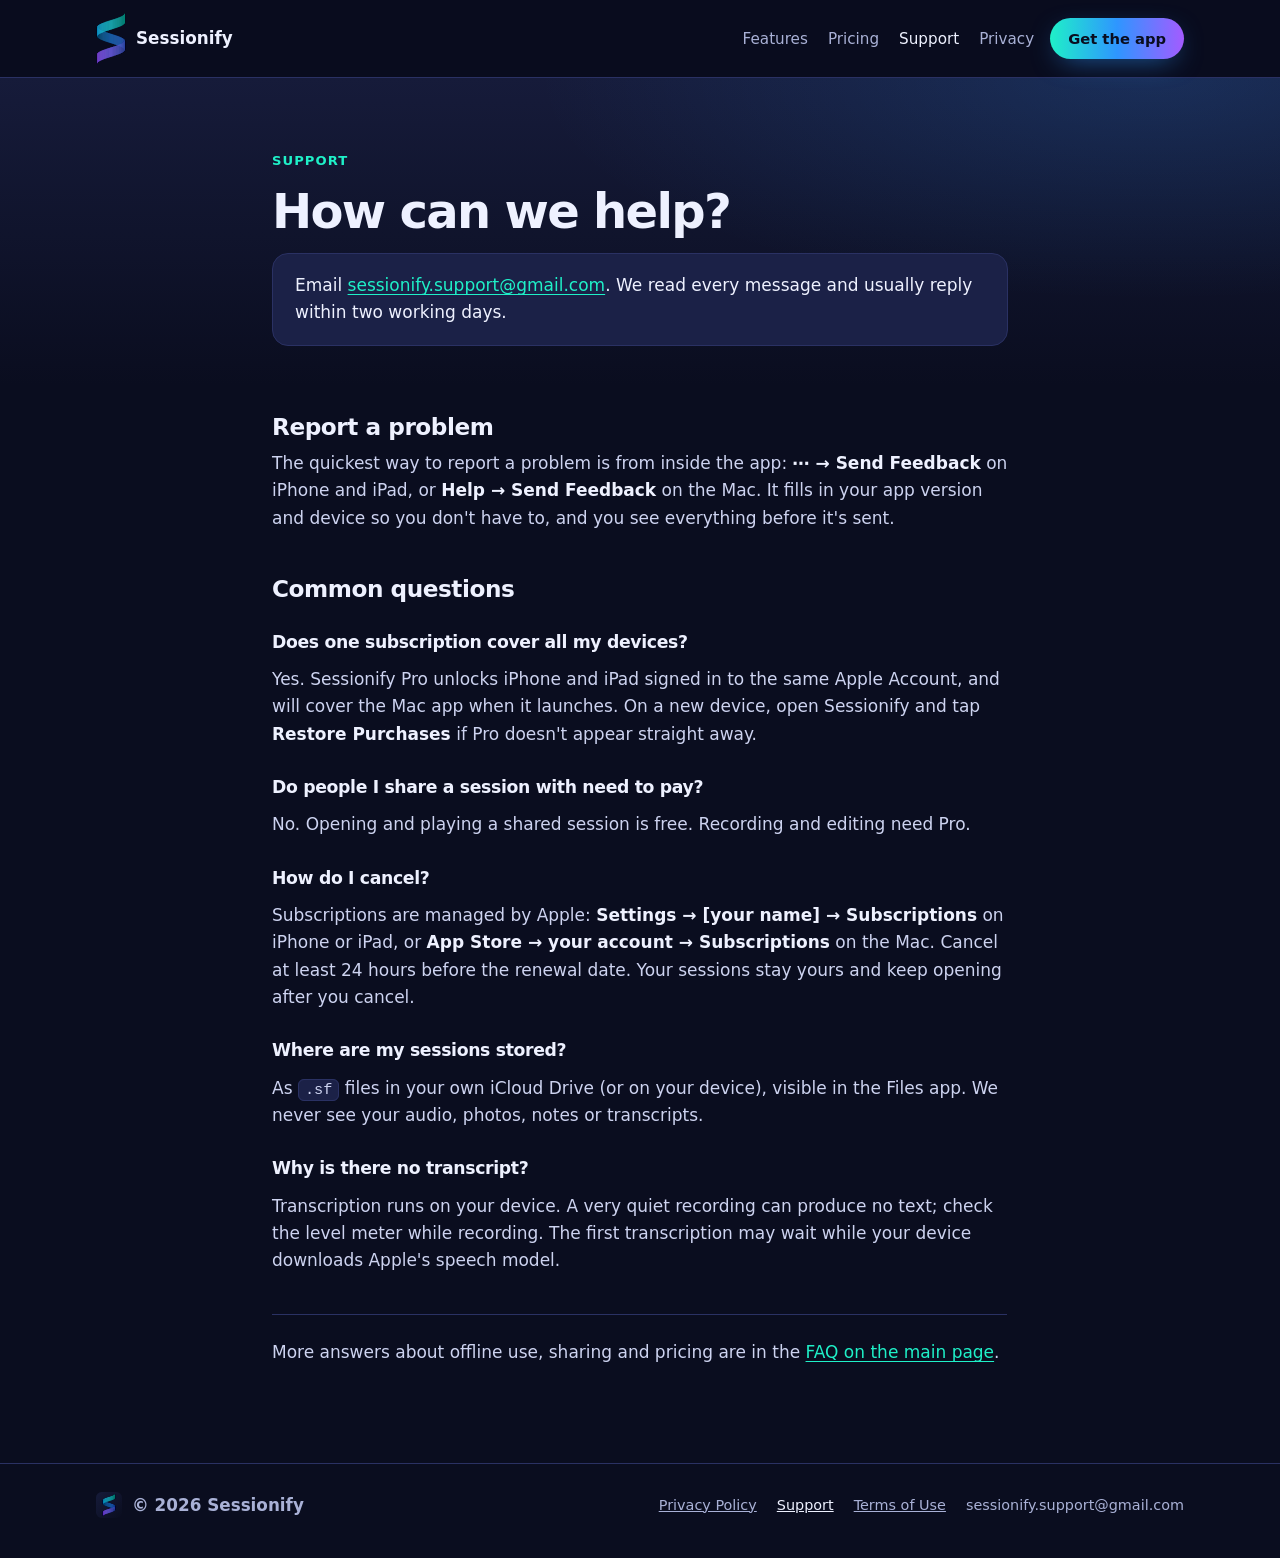
<file: index.html>
<!doctype html>
<html lang="en">
<head>
<meta charset="utf-8">
<meta name="viewport" content="width=device-width,initial-scale=1,viewport-fit=cover">
<title>Sessionify Support</title>
<meta name="description" content="Get help with Sessionify, the offline recorder for in-person meetings: contact, subscriptions, sharing and storage.">
<meta name="theme-color" content="#0A0D1F">
<link rel="canonical" href="https://sessionify-app.github.io/landing/support/">
<meta name="apple-itunes-app" content="app-id=6821321012">
<link rel="icon" href="assets/logo/sessionify-mark.svg" type="image/svg+xml">
<link rel="alternate icon" href="assets/logo/sessionify-mark.png" type="image/png">
<link rel="apple-touch-icon" href="assets/app-icon/icon-ios-1024.png">
<link rel="stylesheet" href="style.css?v=2">
</head>
<body>

<header class="top">
  <div class="wrap nav">
    <a class="brand" href="https://sessionify-app.github.io/landing/">
      <img src="assets/logo/sessionify-mark.svg" alt="" width="30" height="30">
      <span>Sessionify</span>
    </a>
    <nav aria-label="Site">
      <a href="https://sessionify-app.github.io/landing/#features">Features</a>
      <a href="https://sessionify-app.github.io/landing/#pricing">Pricing</a>
      <a href="index.html" aria-current="page">Support</a>
      <a href="privacy.html">Privacy</a>
    </nav>
    <a class="btn btn-sm" href="https://apps.apple.com/us/app/sessionify/id6821321012" rel="noopener">Get the app</a>
  </div>
</header>

<main>
  <section class="page-hero">
    <div class="wrap doc-wrap">
      <p class="eyebrow">Support</p>
      <h1>How can we help?</h1>
      <div class="card contact">
        <p>Email <a href="mailto:sessionify.support@gmail.com">sessionify.support@gmail.com</a>. We read every message and usually reply within two working days.</p>
      </div>
    </div>
  </section>

  <section class="doc-section">
    <div class="wrap doc-wrap doc">
      <h2>Report a problem</h2>
      <p>The quickest way to report a problem is from inside the app: <strong>⋯ → Send Feedback</strong> on iPhone and iPad, or <strong>Help → Send Feedback</strong> on the Mac. It fills in your app version and device so you don't have to, and you see everything before it's sent.</p>

      <h2>Common questions</h2>
      <h3>Does one subscription cover all my devices?</h3>
      <p>Yes. Sessionify Pro unlocks iPhone and iPad signed in to the same Apple Account, and will cover the Mac app when it launches. On a new device, open Sessionify and tap <strong>Restore Purchases</strong> if Pro doesn't appear straight away.</p>
      <h3>Do people I share a session with need to pay?</h3>
      <p>No. Opening and playing a shared session is free. Recording and editing need Pro.</p>
      <h3>How do I cancel?</h3>
      <p>Subscriptions are managed by Apple: <strong>Settings → [your name] → Subscriptions</strong> on iPhone or iPad, or <strong>App Store → your account → Subscriptions</strong> on the Mac. Cancel at least 24 hours before the renewal date. Your sessions stay yours and keep opening after you cancel.</p>
      <h3>Where are my sessions stored?</h3>
      <p>As <code>.sf</code> files in your own iCloud Drive (or on your device), visible in the Files app. We never see your audio, photos, notes or transcripts.</p>
      <h3>Why is there no transcript?</h3>
      <p>Transcription runs on your device. A very quiet recording can produce no text; check the level meter while recording. The first transcription may wait while your device downloads Apple's speech model.</p>

      <p class="doc-more">More answers about offline use, sharing and pricing are in the <a href="https://sessionify-app.github.io/landing/#faq">FAQ on the main page</a>.</p>
    </div>
  </section>
</main>

<footer class="foot">
  <div class="wrap foot-row">
    <a class="brand" href="https://sessionify-app.github.io/landing/">
      <img src="assets/logo/sessionify-icon.svg" alt="" width="26" height="26">
      <span>© 2026 Sessionify</span>
    </a>
    <nav aria-label="Footer">
      <a href="privacy.html">Privacy Policy</a>
      <a href="index.html" aria-current="page">Support</a>
      <a href="https://www.apple.com/legal/internet-services/itunes/dev/stdeula/">Terms of Use</a>
      <span class="mail">sessionify.support@gmail.com</span>
    </nav>
  </div>
</footer>

</body>
</html>
</file>
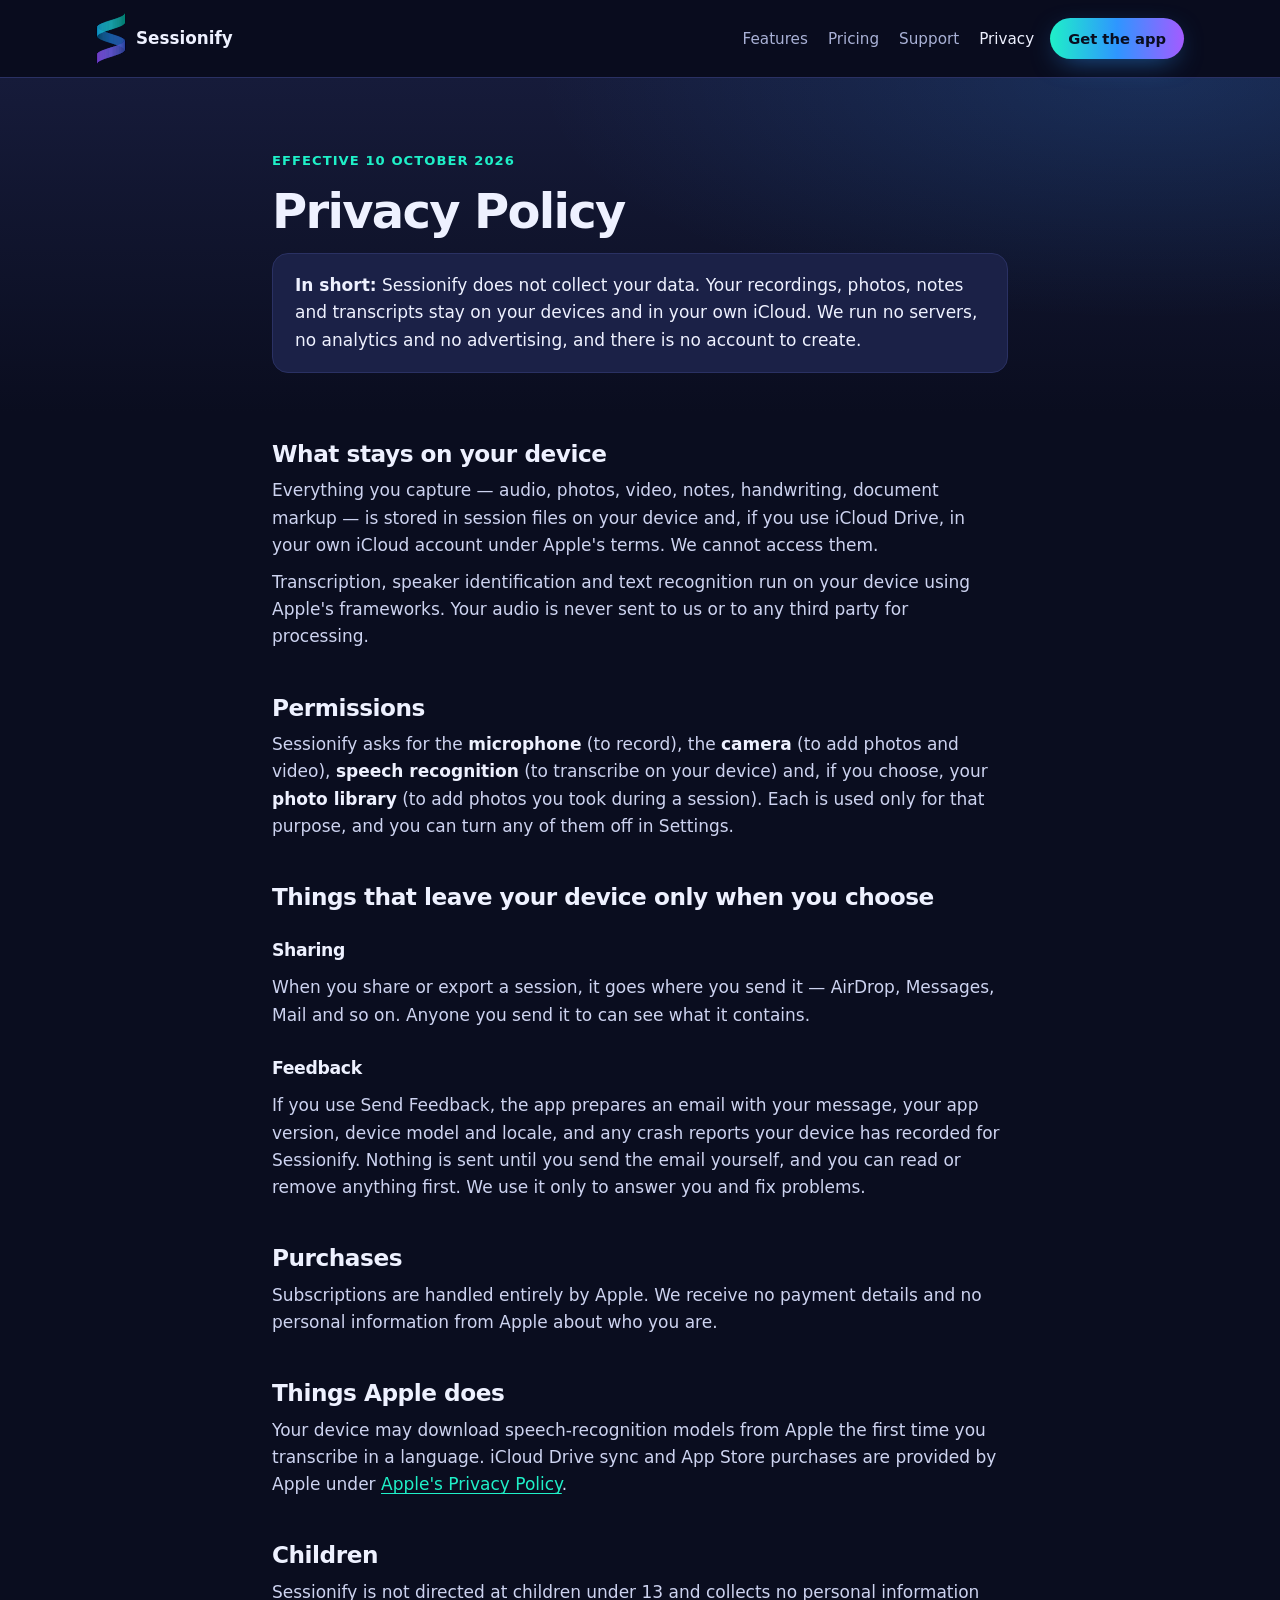
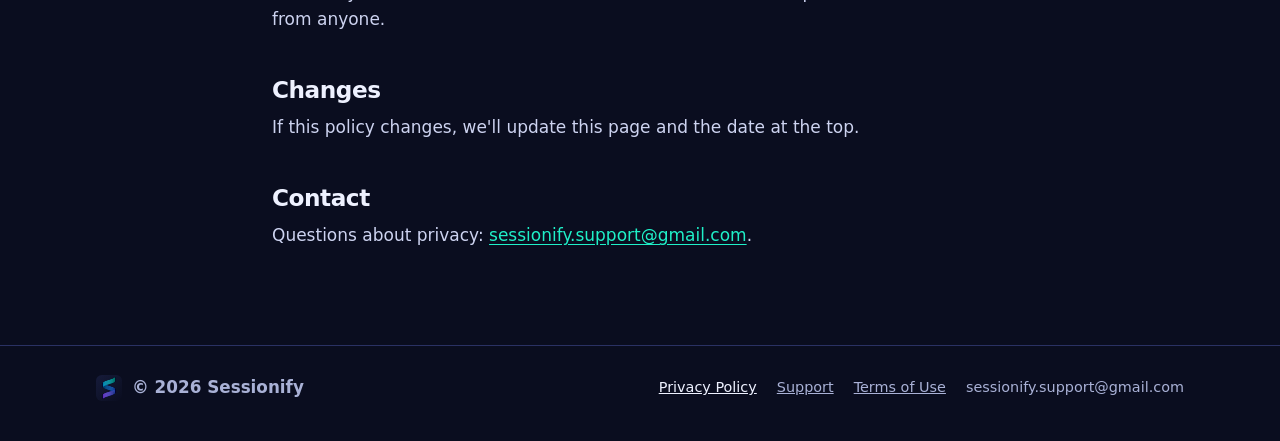
<file: privacy.html>
<!doctype html>
<html lang="en">
<head>
<meta charset="utf-8">
<meta name="viewport" content="width=device-width,initial-scale=1,viewport-fit=cover">
<title>Sessionify Privacy Policy</title>
<meta name="description" content="Sessionify privacy policy. Your recordings, photos, notes and transcripts stay on your devices and in your own iCloud.">
<meta name="theme-color" content="#0A0D1F">
<link rel="canonical" href="https://sessionify-app.github.io/landing/privacy.html">
<link rel="icon" href="assets/logo/sessionify-mark.svg" type="image/svg+xml">
<link rel="alternate icon" href="assets/logo/sessionify-mark.png" type="image/png">
<link rel="apple-touch-icon" href="assets/app-icon/icon-ios-1024.png">
<link rel="stylesheet" href="style.css?v=2">
</head>
<body>

<header class="top">
  <div class="wrap nav">
    <a class="brand" href="https://sessionify-app.github.io/landing/">
      <img src="assets/logo/sessionify-mark.svg" alt="" width="30" height="30">
      <span>Sessionify</span>
    </a>
    <nav aria-label="Site">
      <a href="https://sessionify-app.github.io/landing/#features">Features</a>
      <a href="https://sessionify-app.github.io/landing/#pricing">Pricing</a>
      <a href="index.html">Support</a>
      <a href="privacy.html" aria-current="page">Privacy</a>
    </nav>
    <a class="btn btn-sm" href="https://apps.apple.com/us/app/sessionify/id6821321012" rel="noopener">Get the app</a>
  </div>
</header>

<main>
  <section class="page-hero">
    <div class="wrap doc-wrap">
      <p class="eyebrow">Effective 10 October 2026</p>
      <h1>Privacy Policy</h1>
      <div class="card">
        <p><strong>In short:</strong> Sessionify does not collect your data. Your recordings, photos, notes and transcripts stay on your devices and in your own iCloud. We run no servers, no analytics and no advertising, and there is no account to create.</p>
      </div>
    </div>
  </section>

  <section class="doc-section">
    <div class="wrap doc-wrap doc">
      <h2>What stays on your device</h2>
      <p>Everything you capture — audio, photos, video, notes, handwriting, document markup — is stored in session files on your device and, if you use iCloud Drive, in your own iCloud account under Apple's terms. We cannot access them.</p>
      <p>Transcription, speaker identification and text recognition run on your device using Apple's frameworks. Your audio is never sent to us or to any third party for processing.</p>

      <h2>Permissions</h2>
      <p>Sessionify asks for the <strong>microphone</strong> (to record), the <strong>camera</strong> (to add photos and video), <strong>speech recognition</strong> (to transcribe on your device) and, if you choose, your <strong>photo library</strong> (to add photos you took during a session). Each is used only for that purpose, and you can turn any of them off in Settings.</p>

      <h2>Things that leave your device only when you choose</h2>
      <h3>Sharing</h3>
      <p>When you share or export a session, it goes where you send it — AirDrop, Messages, Mail and so on. Anyone you send it to can see what it contains.</p>
      <h3>Feedback</h3>
      <p>If you use Send Feedback, the app prepares an email with your message, your app version, device model and locale, and any crash reports your device has recorded for Sessionify. Nothing is sent until you send the email yourself, and you can read or remove anything first. We use it only to answer you and fix problems.</p>

      <h2>Purchases</h2>
      <p>Subscriptions are handled entirely by Apple. We receive no payment details and no personal information from Apple about who you are.</p>

      <h2>Things Apple does</h2>
      <p>Your device may download speech-recognition models from Apple the first time you transcribe in a language. iCloud Drive sync and App Store purchases are provided by Apple under <a href="https://www.apple.com/legal/privacy/">Apple's Privacy Policy</a>.</p>

      <h2>Children</h2>
      <p>Sessionify is not directed at children under 13 and collects no personal information from anyone.</p>

      <h2>Changes</h2>
      <p>If this policy changes, we'll update this page and the date at the top.</p>

      <h2>Contact</h2>
      <p>Questions about privacy: <a href="mailto:sessionify.support@gmail.com">sessionify.support@gmail.com</a>.</p>
    </div>
  </section>
</main>

<footer class="foot">
  <div class="wrap foot-row">
    <a class="brand" href="https://sessionify-app.github.io/landing/">
      <img src="assets/logo/sessionify-icon.svg" alt="" width="26" height="26">
      <span>© 2026 Sessionify</span>
    </a>
    <nav aria-label="Footer">
      <a href="privacy.html" aria-current="page">Privacy Policy</a>
      <a href="index.html">Support</a>
      <a href="https://www.apple.com/legal/internet-services/itunes/dev/stdeula/">Terms of Use</a>
      <span class="mail">sessionify.support@gmail.com</span>
    </nav>
  </div>
</footer>

</body>
</html>
</file>
<file: style.css>
/* Layout: dark navy page, one brand gradient used only for the key word, buttons and the session timeline. */
:root {
  color-scheme: dark;
  --bg: #0A0D1F;
  --bg-raise: #161B3A;
  --panel: #1B2147;
  --line: #2A3163;
  --fg: #EEF1FF;
  --muted: #A9B1D6;
  --teal: #1FF0C8;
  --blue: #2E96FF;
  --violet: #A45BFF;
  --grad: linear-gradient(90deg, var(--teal), var(--blue) 50%, var(--violet));
  --font: -apple-system, BlinkMacSystemFont, "SF Pro Text", Inter, system-ui, sans-serif;
  --display: -apple-system, BlinkMacSystemFont, "SF Pro Display", Inter, system-ui, sans-serif;
  --mono: ui-monospace, "SF Mono", Menlo, monospace;
}

* { box-sizing: border-box; }
[hidden] { display: none !important; }
html { scroll-behavior: smooth; }
@media (prefers-reduced-motion: reduce) { html { scroll-behavior: auto; } }
body { margin: 0; background: var(--bg); color: var(--fg); font: 17px/1.6 var(--font); -webkit-font-smoothing: antialiased; }
img { max-width: 100%; height: auto; display: block; }
a { color: var(--fg); }
a:focus-visible, summary:focus-visible { outline: 2px solid var(--teal); outline-offset: 3px; border-radius: 6px; }
h1, h2, h3 { font-family: var(--display); text-wrap: balance; letter-spacing: -0.02em; margin: 0; }
h2 { font-size: clamp(1.6rem, 3.2vw, 2.25rem); line-height: 1.15; }
h3 { font-size: 1.1rem; }
p { margin: 0; }

.wrap {
  max-width: 1120px; margin: 0 auto;
  padding-left: max(16px, env(safe-area-inset-left, 0px));
  padding-right: max(16px, env(safe-area-inset-right, 0px));
}
section { padding-block: clamp(56px, 9vw, 104px); }
.fine { color: var(--muted); font-size: 0.9rem; }
.grad { background: var(--grad); -webkit-background-clip: text; background-clip: text; color: transparent; }

.btn {
  display: inline-block; padding: 14px 24px; border-radius: 999px;
  background: var(--grad); color: #0A0D1F; font-weight: 650; text-decoration: none;
  box-shadow: 0 8px 28px -10px rgba(46, 150, 255, 0.7);
  transition: transform .15s ease, box-shadow .15s ease;
}
.btn:hover { transform: translateY(-1px); box-shadow: 0 12px 32px -10px rgba(164, 91, 255, 0.8); }
@media (prefers-reduced-motion: reduce) { .btn { transition: none; } .btn:hover { transform: none; } }

.btn-sm { padding: 9px 18px; font-size: 0.92rem; }
.btn-ghost { background: transparent; color: var(--fg); box-shadow: inset 0 0 0 1.5px var(--line); }
.btn-ghost:hover { box-shadow: inset 0 0 0 1.5px var(--blue); }
.cta-row { display: flex; flex-wrap: wrap; align-items: center; gap: 14px; }
.cta-row.center { justify-content: center; }
.badge img { height: 50px; width: auto; }

/* Header */
.top { position: sticky; top: env(safe-area-inset-top, 0px); z-index: 20; background: rgba(10, 13, 31, 0.86); backdrop-filter: blur(12px); -webkit-backdrop-filter: blur(12px); border-bottom: 1px solid var(--line); }
body::before { content: ""; position: fixed; inset: 0 0 auto; height: env(safe-area-inset-top, 0px); z-index: 21; background: var(--bg); }
.nav { display: flex; align-items: center; justify-content: space-between; gap: 16px; padding-block: 12px; }
.brand { display: flex; align-items: center; gap: 10px; text-decoration: none; font-weight: 650; font-size: 1.05rem; }
.nav nav { display: flex; gap: 20px; flex-wrap: wrap; }
.nav nav a { color: var(--muted); text-decoration: none; font-size: 0.95rem; }
.nav nav a:hover { color: var(--fg); }
.nav nav { margin-left: auto; }
@media (max-width: 720px) { .nav nav { display: none; } .nav .btn-sm { margin-left: auto; } }

/* Hero */
.hero { background: radial-gradient(90% 80% at 85% 10%, rgba(46,150,255,.18), transparent 60%), linear-gradient(180deg, var(--bg-raise), var(--bg)); padding-block: clamp(40px, 7vw, 88px); overflow: hidden; }
.hero-grid { display: grid; grid-template-columns: 1fr 1.1fr; gap: clamp(28px, 5vw, 64px); align-items: center; }
.hero-copy { min-width: 0; display: grid; gap: 22px; }
.eyebrow { color: var(--teal); font-size: 0.82rem; font-weight: 600; letter-spacing: 0.08em; text-transform: uppercase; }
h1 { font-size: clamp(2.3rem, 5.2vw, 3.8rem); line-height: 1.04; letter-spacing: -0.035em; }
.lede { color: var(--muted); font-size: clamp(1.05rem, 1.7vw, 1.22rem); max-width: 34em; }
.trust { list-style: none; margin: 0; padding: 0; display: flex; flex-wrap: wrap; gap: 8px 18px; color: var(--muted); font-size: 0.9rem; }
.trust li::before { content: "✓"; color: var(--teal); margin-right: 6px; font-weight: 700; }
.hero-media { position: relative; min-width: 0; padding-bottom: 6%; padding-right: 4%; }
.hero-mac { width: 100%; border-radius: 14px; box-shadow: 0 30px 80px -30px rgba(0,0,0,.8); }
.hero-phone { position: absolute; right: 0; bottom: 0; width: 30%; border-radius: 18px; box-shadow: 0 24px 50px -16px rgba(0,0,0,.85), 0 0 0 1px var(--line); }
@media (max-width: 860px) { .hero-grid { grid-template-columns: 1fr; } }

/* Who */
.who { padding-block: 22px; border-top: 1px solid var(--line); border-bottom: 1px solid var(--line); }
.who-row { display: flex; flex-wrap: wrap; align-items: center; gap: 10px 24px; }
.who-label { color: var(--muted); font-size: 0.82rem; letter-spacing: 0.08em; text-transform: uppercase; font-weight: 600; }
.who ul { list-style: none; margin: 0; padding: 0; display: flex; flex-wrap: wrap; gap: 8px; }
.who li { padding: 6px 14px; border-radius: 999px; background: var(--panel); font-size: 0.92rem; }

/* Problem + timeline */
.problem-text { font-family: var(--display); font-size: clamp(1.3rem, 2.6vw, 1.85rem); line-height: 1.35; max-width: 30em; color: var(--muted); letter-spacing: -0.01em; }
.problem-text strong { color: var(--fg); font-weight: 650; }
.timeline { margin-top: clamp(32px, 5vw, 56px); background: var(--panel); border: 1px solid var(--line); border-radius: 20px; padding: clamp(16px, 3vw, 28px); display: grid; gap: 18px; }
.tl-head { display: flex; justify-content: space-between; gap: 12px; flex-wrap: wrap; font-size: 0.9rem; }
.tl-title { font-weight: 600; }
.tl-now { font-family: var(--mono); color: var(--teal); font-variant-numeric: tabular-nums; }
.tl-track { position: relative; height: 72px; }
.tl-wave { position: absolute; inset: 0; display: flex; align-items: center; gap: 2px; }
.tl-wave i { flex: 1; background: var(--line); border-radius: 2px; min-height: 4px; }
.tl-played { position: absolute; inset: 0 auto 0 0; background: linear-gradient(90deg, rgba(31,240,200,.16), rgba(46,150,255,.2)); border-radius: 8px; }
.tl-mark { position: absolute; top: -6px; width: 12px; height: 12px; margin-left: -6px; border-radius: 50%; background: var(--muted); box-shadow: 0 0 0 3px var(--panel); }
.tl-mark.on { background: var(--teal); }
.tl-head-line { position: absolute; top: -6px; bottom: -6px; width: 2px; margin-left: -1px; background: var(--teal); }
.tl-events { list-style: none; margin: 0; padding: 0; display: grid; grid-template-columns: repeat(4, minmax(0, 1fr)); gap: 12px; }
.tl-events li { display: grid; gap: 2px; padding: 12px 14px; border-radius: 12px; border: 1px solid var(--line); font-size: 0.92rem; color: var(--muted); min-width: 0; }
.tl-events li.on { border-color: var(--teal); color: var(--fg); background: rgba(31, 240, 200, 0.06); }
.tl-events time { font-family: var(--mono); font-variant-numeric: tabular-nums; color: var(--fg); font-size: 0.85rem; }
.tl-events span { font-size: 0.72rem; text-transform: uppercase; letter-spacing: 0.08em; color: var(--blue); font-weight: 600; }
.tl-caption { margin-top: 18px; color: var(--muted); }
@media (max-width: 760px) { .tl-events { grid-template-columns: repeat(2, minmax(0, 1fr)); } }

/* Versus */
.versus { padding-block-start: 0; }
.versus-sub { color: var(--muted); margin-top: 14px; max-width: 46em; font-size: 1.08rem; }
.versus-grid { margin-top: 32px; display: grid; grid-template-columns: 1fr 1fr; gap: 20px; }
.vs-col { border: 1px solid var(--line); border-radius: 20px; padding: 26px 28px; display: grid; gap: 14px; align-content: start; min-width: 0; }
.vs-col h3 { color: var(--muted); }
.vs-col ul { list-style: none; margin: 0; padding: 0; display: grid; gap: 10px; }
.vs-col li { position: relative; padding-left: 26px; color: var(--muted); }
.vs-col li::before { content: "–"; position: absolute; left: 4px; color: var(--muted); }
.vs-col.us { background: var(--panel); border-color: transparent; box-shadow: inset 0 0 0 1.5px var(--teal); }
.vs-col.us h3 { color: var(--fg); }
.vs-col.us li { color: var(--fg); }
.vs-col.us li::before { content: "✓"; left: 0; color: var(--teal); font-weight: 700; }
@media (max-width: 760px) { .versus-grid { grid-template-columns: 1fr; } }

/* Features */
.features { background: var(--bg-raise); }
.feature-grid { display: grid; grid-template-columns: repeat(4, minmax(0, 1fr)); gap: clamp(20px, 3vw, 32px); }
.feature { display: grid; grid-template-rows: auto 1fr; gap: 20px; min-width: 0; }
.feature-text { display: grid; gap: 8px; align-content: start; }
.feature h2 { font-size: 1.3rem; }
.feature p { color: var(--muted); font-size: 0.98rem; }
.feature img { border-radius: 18px; align-self: end; }
@media (max-width: 960px) { .feature-grid { grid-template-columns: repeat(2, minmax(0, 1fr)); row-gap: 56px; } }
@media (max-width: 520px) {
  .feature-grid { grid-template-columns: 1fr; }
  .feature img { max-width: 300px; }
}
.inline-cta { margin-top: clamp(40px, 6vw, 64px); display: flex; flex-wrap: wrap; align-items: center; justify-content: space-between; gap: 16px 24px; padding: 24px 28px; border-radius: 20px; background: var(--panel); border: 1px solid var(--line); }
.inline-cta p { font-family: var(--display); font-size: 1.25rem; font-weight: 600; }

/* Tour */
.tour-head { display: flex; flex-wrap: wrap; align-items: center; justify-content: space-between; gap: 16px; }
.tabs { display: inline-flex; padding: 4px; border-radius: 999px; background: var(--panel); border: 1px solid var(--line); }
.tabs button { font: inherit; font-size: 0.95rem; font-weight: 600; color: var(--muted); background: none; border: 0; padding: 8px 18px; border-radius: 999px; cursor: pointer; }
.tabs button[aria-selected="true"] { background: var(--fg); color: var(--bg); }
.tabs button:focus-visible { outline: 2px solid var(--teal); outline-offset: 2px; }
.tour-sub { color: var(--muted); margin-top: 14px; max-width: 46em; }
.strip { margin-top: 28px; display: flex; gap: 16px; overflow-x: auto; scroll-snap-type: x mandatory; padding-bottom: 12px; overscroll-behavior-x: contain; }
.strip:focus-visible { outline: 2px solid var(--teal); outline-offset: 4px; border-radius: 12px; }
.strip img { flex: 0 0 auto; scroll-snap-align: start; border-radius: 16px; height: auto; }
.strip-phone img { width: min(240px, 62vw); }
.strip-pad img { width: min(340px, 72vw); }
.strip-mac img { width: min(620px, 86vw); border-radius: 12px; }
.strip-hint { margin-top: 10px; }

/* Share */
.share-grid { display: grid; grid-template-columns: 1fr 1.2fr; gap: 24px 48px; align-items: baseline; }
.share p { color: var(--muted); font-size: 1.1rem; max-width: 36em; }
@media (max-width: 760px) { .share-grid { grid-template-columns: 1fr; } }

.share { background: var(--bg-raise); }

/* Privacy */
.privacy { background: radial-gradient(120% 140% at 0% 0%, rgba(31,240,200,.12), transparent 55%), var(--bg); }
.label-chip { display: inline-flex; flex-wrap: wrap; align-items: center; gap: 10px; justify-self: start; padding: 8px 16px 8px 8px; border-radius: 999px; background: var(--panel); border: 1px solid var(--line); font-weight: 650; font-size: 0.98rem !important; }
.label-chip span { padding: 4px 10px; border-radius: 999px; background: var(--bg); color: var(--muted); font-weight: 500; font-size: 0.8rem; }
.privacy-grid { display: grid; grid-template-columns: 1fr 1fr; gap: 24px 48px; align-items: start; }
.privacy-grid > div { display: grid; gap: 14px; }
.privacy p:not(.fine) { font-size: 1.12rem; }
@media (max-width: 760px) { .privacy-grid { grid-template-columns: 1fr; } }

/* Pricing */
.pricing { background: var(--bg-raise); }
.pricing h2 { margin-bottom: 32px; }
.price-grid { display: grid; grid-template-columns: 1.2fr 1fr 1fr; gap: 20px; align-items: stretch; }
.plan { border: 1px solid var(--line); border-radius: 20px; padding: 28px; display: grid; grid-template-rows: auto auto auto auto 1fr auto; gap: 10px; min-width: 0; background: var(--bg); }
.plan:not(.pro) { grid-template-rows: auto auto auto 1fr auto; }
.plan p { color: var(--muted); }
.plan .price { font-family: var(--display); font-size: 2.6rem; font-weight: 700; color: var(--fg); letter-spacing: -0.03em; line-height: 1.1; font-variant-numeric: tabular-nums; }
.plan .price small { font-size: 1rem; font-weight: 500; color: var(--muted); letter-spacing: 0; }
.plan .alt { color: var(--teal); font-weight: 600; }
.plan .muted-alt { color: var(--muted); font-weight: 400; }
.plan ul { margin: 6px 0 0; padding: 0; list-style: none; display: grid; gap: 8px; align-content: start; }
.plan li { padding-left: 24px; position: relative; font-size: 0.96rem; }
.plan li::before { content: "✓"; position: absolute; left: 0; color: var(--teal); font-weight: 700; }
.plan .btn { justify-self: stretch; text-align: center; margin-top: 12px; }
.plan.pro { background: var(--panel); border-color: transparent; box-shadow: inset 0 0 0 1.5px var(--blue), 0 20px 60px -30px rgba(46,150,255,.6); }
.plan-tag { justify-self: start; font-size: 0.75rem; font-weight: 700; letter-spacing: 0.08em; text-transform: uppercase; color: var(--bg) !important; background: var(--grad); padding: 4px 10px; border-radius: 999px; }
.price-note { margin-top: 18px; }
@media (max-width: 900px) { .price-grid { grid-template-columns: 1fr; } }

/* FAQ */
.faq h2 { margin-bottom: 24px; }
.faq-list { display: grid; max-width: 760px; }
details { border-bottom: 1px solid var(--line); }
summary { cursor: pointer; list-style: none; padding: 18px 32px 18px 0; font-weight: 600; position: relative; }
summary::-webkit-details-marker { display: none; }
summary::after { content: "+"; position: absolute; right: 4px; top: 14px; font-size: 1.4rem; color: var(--muted); font-weight: 400; }
details[open] summary::after { content: "−"; }
details p { color: var(--muted); padding-bottom: 18px; max-width: 62ch; }

/* Final */
.final { background: radial-gradient(70% 90% at 50% 100%, rgba(164,91,255,.18), transparent 70%), var(--bg-raise); }
.final-inner { display: grid; justify-items: center; text-align: center; gap: 20px; }
.final h2 { max-width: 18em; }
.final-sub { color: var(--muted); }
.icons { display: flex; gap: 16px; align-items: center; }
.icons img { width: 88px; height: 88px; border-radius: 20px; }

/* Mobile download dock */
.dock { display: none; }
@media (max-width: 720px) {
  .dock {
    display: flex; align-items: center; gap: 12px;
    position: fixed; left: 0; right: 0; bottom: 0; z-index: 30;
    padding-top: 10px;
    padding-bottom: calc(10px + env(safe-area-inset-bottom, 0px));
    padding-left: max(16px, env(safe-area-inset-left, 0px));
    padding-right: max(16px, env(safe-area-inset-right, 0px));
    background: rgba(22, 27, 58, 0.94); backdrop-filter: blur(12px); -webkit-backdrop-filter: blur(12px);
    border-top: 1px solid var(--line);
  }
  .dock img { width: 40px; height: 40px; border-radius: 10px; }
  .dock-text { display: grid; line-height: 1.25; min-width: 0; flex: 1; }
  .dock-text span { color: var(--muted); font-size: 0.8rem; }
  body { padding-bottom: 76px; }
}

/* Footer */
.foot { border-top: 1px solid var(--line); padding-block: 28px 40px; color: var(--muted); font-size: 0.9rem; }
.foot-row { display: flex; justify-content: space-between; align-items: center; gap: 16px; flex-wrap: wrap; }
.foot nav { display: flex; gap: 20px; flex-wrap: wrap; }
.foot a { color: var(--muted); }
.foot a:hover { color: var(--fg); }
.mail { user-select: all; }

/* Support and policy pages (site root) */
.nav nav a[aria-current="page"], .foot a[aria-current="page"] { color: var(--fg); }
.page-hero { background: radial-gradient(80% 120% at 90% 0%, rgba(46,150,255,.16), transparent 60%), linear-gradient(180deg, var(--bg-raise), var(--bg)); padding-block: clamp(40px, 7vw, 72px) clamp(28px, 4vw, 40px); }
.doc-wrap { max-width: 768px; }
.page-hero .doc-wrap { display: grid; gap: 16px; }
.page-hero h1 { font-size: clamp(2rem, 4.4vw, 3rem); }
.card { background: var(--panel); border: 1px solid var(--line); border-radius: 16px; padding: 18px 22px; }
.card p { color: var(--fg); }
.doc-section { padding-block: 8px clamp(56px, 8vw, 96px); }
.doc h2 { font-size: 1.45rem; margin-top: 44px; }
.doc h3 { font-size: 1.08rem; margin-top: 26px; }
.doc p { color: #CDD3F0; margin-top: 10px; max-width: 68ch; }
.doc strong { color: var(--fg); }
.doc a, .card a { color: var(--teal); text-underline-offset: 3px; }
.doc code { font-family: var(--mono); font-size: 0.9em; background: var(--panel); border: 1px solid var(--line); padding: 1px 6px; border-radius: 6px; }
.doc-more { margin-top: 40px !important; padding-top: 24px; border-top: 1px solid var(--line); }
.doc > h2:first-child { margin-top: 20px; }
</file>
